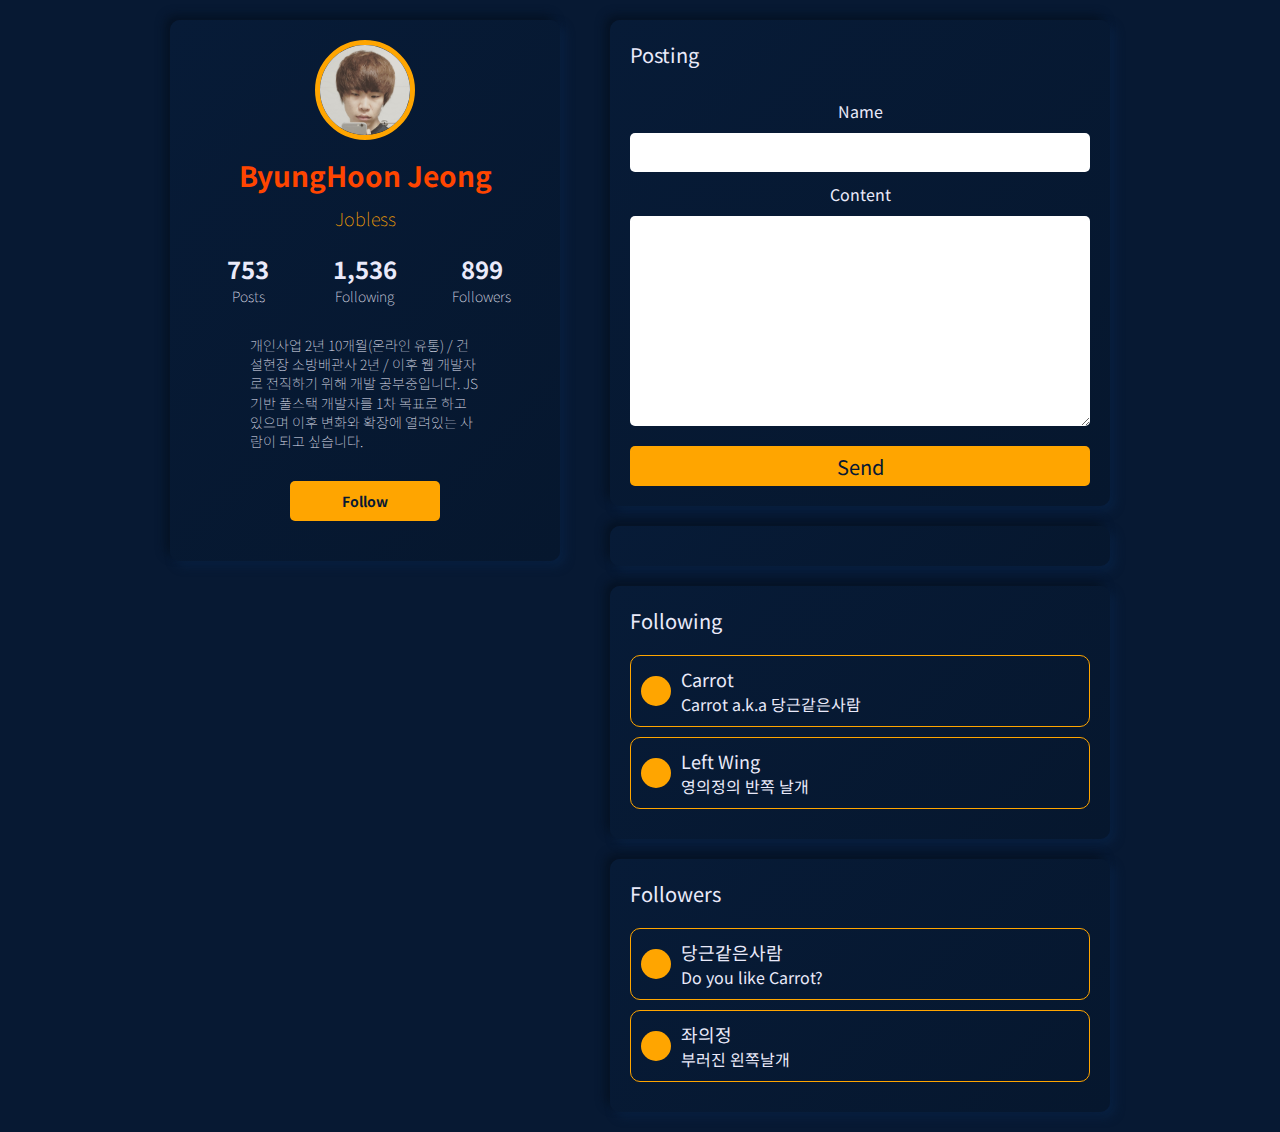
<file: guest-book/index.html>
<!DOCTYPE html>
<html lang="en">
  <head>
    <meta charset="UTF-8" />
    <meta name="viewport" content="width=device-width, initial-scale=1.0" />
    <meta http-equiv="X-UA-Compatible" content="ie=edge" />
    <!-- fontawesome -->
    <link
      rel="stylesheet"
      href="https://use.fontawesome.com/releases/v5.14.0/css/all.css"
      integrity="sha384-HzLeBuhoNPvSl5KYnjx0BT+WB0QEEqLprO+NBkkk5gbc67FTaL7XIGa2w1L0Xbgc"
      crossorigin="anonymous"
    />
    <!-- google fonts -->
    <link
      href="https://fonts.googleapis.com/css2?family=Noto+Sans+KR&display=swap"
      rel="stylesheet"
    />
    <!-- css -->
    <link rel="stylesheet" href="styles.css" />
    <!-- script -->
    <script src="main.js" defer></script>
    <title>Guest Book</title>
  </head>
  <body>
    <div class="main-container">
      <div class="profile">
        <div class="profile-header">
          <div class="profile-header-image">
            <img src="./images/IMG_4013.JPG" alt="header-image" />
          </div>
          <div class="profile-name">ByungHoon Jeong</div>
          <div class="profile-subtitle">Jobless</div>
        </div>
        <div class="profile-info">
          <div class="posts">
            <p class="number">753</p>
            <p class="subtitle">Posts</p>
          </div>
          <div class="following">
            <p class="number">1,536</p>
            <p class="subtitle">Following</p>
          </div>
          <div class="followers">
            <p class="number">899</p>
            <p class="subtitle">Followers</p>
          </div>
        </div>
        <div class="profile-description">
          <p>
            개인사업 2년 10개월(온라인 유통) / 건설현장 소방배관사 2년 / 이후 웹
            개발자로 전직하기 위해 개발 공부중입니다. JS기반 풀스택 개발자를 1차
            목표로 하고 있으며 이후 변화와 확장에 열려있는 사람이 되고 싶습니다.
          </p>
        </div>
        <div class="profile-footer">
          <button class="profile-follow-button">Follow</button>
        </div>
      </div>
      <div class="feed-container">
        <div class="form-feed">
          <div class="form-header">
            Posting
          </div>
          <form action="post.json" method="POST">
            <label for="name">Name</label>
            <input
              type="text"
              id="name"
              name="name"
              class="form-name"
              maxlength="10"
            />
            <label for="content">Content</label>
            <textarea
              name="content"
              id="content"
              cols="30"
              rows="10"
              class="form-textarea"
            ></textarea>
            <button>Send</button>
          </form>
        </div>
        <div class="feed">
          <!-- end of feed -->

          <!-- reply -->
          <!-- <div class="reply">
      <div class="reply-icon">
        <i class="fab fa-replyd"></i>
      </div>
      <div class="reply-card">
        <div class="reply-content">
          <div class="reply-header">
            <div class="reply-header-title">The Wilted Carrot Field</div>
            <div class="reply-header-time">a few seconds ago</div>
          </div>
          <div class="reply-body">
            <div class="reply-body-content">
              The Carrot Field is wilted.
            </div>
          </div>
        </div>
      </div>
    </div> -->
          <!-- end of reply -->
        </div>
        <!-- Following -->
        <div class="following-feed">
          <div class="following-feed-header">
            <div class="following-feed-header-title">Following</div>
          </div>
          <div class="following-feed-body"></div>
          <div class="following-feed-card">
            <div class="following-feed-card-image">
              <i class="fas fa-user"></i>
            </div>
            <div class="following-feed-card-body">
              <div class="following-feed-card-title">Carrot</div>
              <div class="following-feed-card-desc">
                Carrot a.k.a 당근같은사람
              </div>
            </div>
          </div>
          <div class="following-feed-card">
            <div class="following-feed-card-image">
              <i class="fas fa-user"></i>
            </div>
            <div class="following-feed-card-body">
              <div class="following-feed-card-title">Left Wing</div>
              <div class="following-feed-card-desc">
                영의정의 반쪽 날개
              </div>
            </div>
          </div>
        </div>
        <!-- Followers -->
        <div class="followers-feed">
          <div class="followers-feed-header">
            <div class="followers-feed-header-title">Followers</div>
          </div>
          <div class="followers-feed-body"></div>
          <div class="followers-feed-card">
            <div class="followers-feed-card-image">
              <i class="fas fa-user"></i>
            </div>
            <div class="followers-feed-card-body">
              <div class="followers-feed-card-title">당근같은사람</div>
              <div class="followers-feed-card-desc">
                Do you like Carrot?
              </div>
            </div>
          </div>
          <div class="followers-feed-card">
            <div class="followers-feed-card-image">
              <i class="fas fa-user"></i>
            </div>
            <div class="followers-feed-card-body">
              <div class="followers-feed-card-title">좌의정</div>
              <div class="followers-feed-card-desc">
                부러진 왼쪽날개
              </div>
            </div>
          </div>
        </div>
      </div>
    </div>
  </body>
</html>
</file>
<file: guest-book/styles.css>
* {
  box-sizing: border-box;
  margin: 0;
  padding: 0;
  list-style: none;
  font-family: "Noto Sans KR", sans-serif;
}

body {
  background-color: #071933;
  display: flex;
  flex-direction: column;
  align-items: center;
  justify-content: center;
  /* height: 100vh; */
}

/* profile */

.profile {
  display: flex;
  flex-direction: column;
  max-width: 320px;
  width: 100%;
  /* background-color: #071933; */
  border-radius: 10px;
  margin: 20px 0;
  padding: 20px 20px;
  background: linear-gradient(315deg, #06172e, #071b37);
  box-shadow: -5px -5px 10px #051224, 5px 5px 10px #092142;
}

.profile-header {
  display: flex;
  flex-direction: column;
  align-items: center;
}

.profile-header-image img {
  width: 100px;
  height: 100px;
  border-radius: 50%;
  border: 5px solid orange;
}

.profile-name {
  color: orangered;
  font-size: 28px;
  font-weight: bold;
  padding: 10px 0;
  text-align: center;
}

.profile-subtitle {
  color: orange;
  font-size: 18px;
  font-weight: lighter;
  margin-bottom: 10px;
}

.profile-info {
  display: flex;
  flex-direction: row;
  justify-content: space-around;
  padding: 10px 0;
  margin-bottom: 10px;
}

.posts,
.following,
.followers {
  display: flex;
  flex-direction: column;
  align-items: center;
  width: 100px;
}

.profile-info .number {
  color: #eaeafa;
  font-size: 24px;
  font-weight: bold;
}

.profile-info .subtitle {
  color: #eaeafa;
  font-size: 14px;
  font-weight: lighter;
}

.profile-description {
  padding: 0 20px;
  margin: 10px 0;
}

.profile-description p {
  font-size: 14px;
  font-weight: lighter;
  line-height: 1.2rem;
  color: #eaeafa;
}

.profile-footer {
  display: flex;
  align-items: center;
  justify-content: center;
  margin: 20px 20px;
}

.profile-follow-button {
  width: 150px;
  height: 40px;
  background-color: orange;
  border: none;
  border-radius: 5px;
  color: #071933;
  font-size: 14px;
  font-weight: bold;
}

.profile-follow-button.follow {
  background-color: orangered;
  color: #eaeafa;
}

/* feed */

.feed {
  /* background-color: #071933; */
  color: #eaeafa;
  margin: 20px 0;
  border-radius: 10px;
  display: flex;
  flex-direction: column;
  padding: 20px 20px;
  max-width: 320px;
  background: linear-gradient(315deg, #06172e, #071b37);
  box-shadow: -5px -5px 10px #051224, 5px 5px 10px #092142;
}

.display-none {
  display: none;
}

.feed-card {
  display: flex;
  flex-direction: row;
  padding: 10px 10px;
  border: 1px solid orange;
  border-radius: 10px;
  margin: 20px 0;
}

.feed-card:hover {
  border: 1px solid orangered;
}

.profile-image {
  margin-right: 10px;
  padding-top: 3px;
}

.profile-image i {
  background-color: orange;
  color: #071933;
  width: 30px;
  height: 30px;
  border-radius: 50%;
  display: flex;
  justify-content: center;
  align-items: center;
}

.feed-content {
  display: flex;
  flex-direction: column;
}

.card-header {
  display: flex;
  flex-direction: column;
}

.card-header-title {
  font-weight: bold;
  font-size: 20px;
  margin-bottom: 10px;
  color: #eaeafa;
}

.card-header-title i:hover {
  color: orangered;
}

.card-header-time {
  font-size: 12px;
  color: #eaeafa;
}

.card-body {
  padding: 10px 0;
  color: #eaeafa;
}

.card-footer {
  color: orange;
  font-weight: lighter;
}

.card-footer-reply {
  margin-right: 15px;
}

.card-footer-reply:hover {
  cursor: pointer;
}

.card-footer-like:hover {
  cursor: pointer;
}

.card-footer-like.liked {
  color: orangered;
}

/* reply */

.reply {
  display: flex;
  margin-bottom: 10px;
}

.reply-icon i {
  font-size: 32px;
  margin-right: 12px;
  color: orange;
}

.reply-card {
  border: 1px solid orange;
  border-radius: 10px;
  padding: 10px 10px;
  width: 100%;
}

.reply-content {
  display: flex;
  flex-direction: column;
}

.reply-header {
  display: flex;
  flex-direction: column;
}

.reply-header-title {
  font-weight: bold;
  font-size: 20px;
  margin-bottom: 10px;
}

.reply-header-time {
  font-size: 12px;
  color: #eaeafa;
}

.reply-body {
  padding: 10px 0;
  color: #eaeafa;
}

/* following & following */

.following-feed,
.followers-feed {
  max-width: 320px;
  /* background-color: #071933; */
  border-radius: 10px;
  display: flex;
  flex-direction: column;
  padding: 0 20px 20px;
  margin: 20px 0;
  background: linear-gradient(315deg, #06172e, #071b37);
  box-shadow: -5px -5px 10px #051224, 5px 5px 10px #092142;
}

.following-feed-header,
.followers-feed-header {
  margin: 20px 0;
}

.following-feed-header-title,
.followers-feed-header-title {
  font-size: 20px;
  color: #eaeafa;
}

.following-feed-card,
.followers-feed-card {
  display: flex;
  flex-direction: row;
  align-items: center;
  border: 1px solid orange;
  border-radius: 10px;
  padding: 10px 10px;
  margin-bottom: 10px;
}

.following-feed-card-image,
.followers-feed-card-image {
  margin-right: 10px;
}

.following-feed-card-image i,
.followers-feed-card-image i {
  background-color: orange;
  color: #071933;
  width: 30px;
  height: 30px;
  border-radius: 50%;
  display: flex;
  justify-content: center;
  align-items: center;
}

.following-feed-card-body,
.followers-feed-card-body {
  display: flex;
  flex-direction: column;
  align-items: flex-start;
}

.following-feed-card-title,
.followers-feed-card-title {
  font-size: 18px;
  color: #eaeafa;
}

.following-feed-card-desc,
.followers-feed-card-desc {
  color: #eaeafa;
}

/* form */

.form-feed {
  display: flex;
  flex-direction: column;
  max-width: 320px;
  padding: 0 20px;
  /* background-color: #071933; */
  border-radius: 10px;
  margin: 20px 0;
  background: linear-gradient(315deg, #06172e, #071b37);
  box-shadow: -5px -5px 10px #051224, 5px 5px 10px #092142;
}

.form-header {
  margin: 20px 0;
  color: #eaeafa;
  font-size: 20px;
}

.form-feed form {
  display: flex;
  flex-direction: column;
  align-items: center;
  justify-content: center;
  color: #eaeafa;
}

.form-feed form label,
.form-feed form button {
  margin: 10px 0;
}

.form-feed form input,
.form-feed form textarea {
  margin: 0 auto;
  width: 100%;
  border: none;
  border-radius: 5px;
  padding: 10px 10px;
}

.form-feed form button {
  width: 100%;
  height: 40px;
  margin: 20px 0;
  color: #071933;
  font-size: 20px;
  cursor: pointer;
  background-color: orange;
  border: none;
  border-radius: 5px;
}

/* media query */

@media (min-width: 500px) {
  /* feed */

  .feed {
    max-width: 460px;
  }

  .profile {
    max-width: 460px;
  }

  .following-feed {
    max-width: 460px;
  }

  .followers-feed {
    max-width: 460px;
  }

  .form-feed {
    max-width: 460px;
  }
}

@media (min-width: 768px) {
  /* profile */

  .profile {
    max-width: 740px;
  }

  .profile-description {
    padding: 0 60px;
  }

  /* feed */

  .feed {
    max-width: 740px;
    width: 100%;
  }

  .card-header,
  .reply-header {
    flex-direction: row;
    justify-content: space-between;
    align-items: baseline;
    min-width: 620px;
    width: 620px;
  }

  .card-header-time,
  .reply-header-time {
    margin-right: 20px;
  }

  .following-feed {
    max-width: 740px;
    width: 100%;
  }

  .followers-feed {
    max-width: 740px;
    width: 100%;
  }

  .form-feed {
    max-width: 740px;
    width: 100%;
  }
}

@media (min-width: 1024px) {
  .main-container {
    display: flex;
    flex-direction: row;
    padding: 0 20px;
  }
  .profile {
    max-width: 390px;
    margin-right: 50px;
    height: 100%;
  }

  .feed,
  .following-feed,
  .followers-feed,
  .form-feed {
    max-width: 500px;
    width: 500px;
  }

  .card-header {
    min-width: 390px;
    width: 390px;
  }
}
</file>
